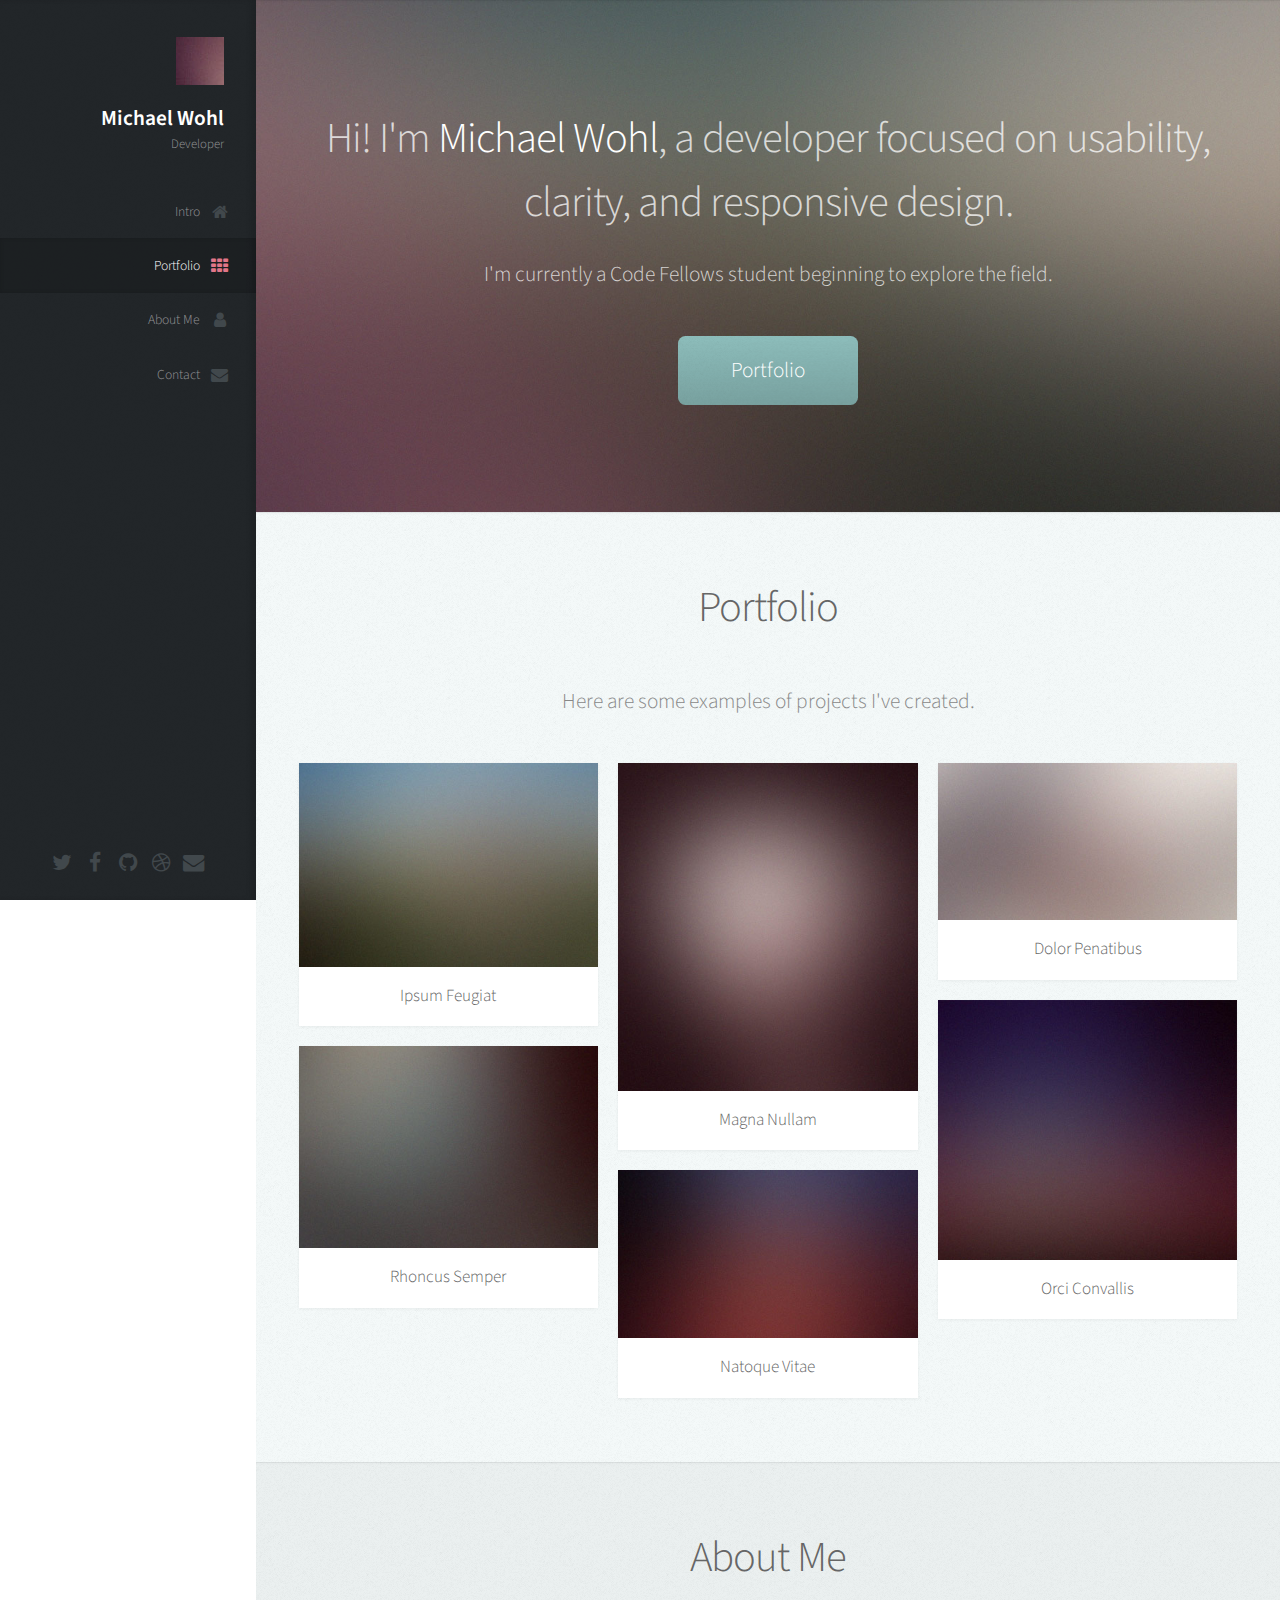
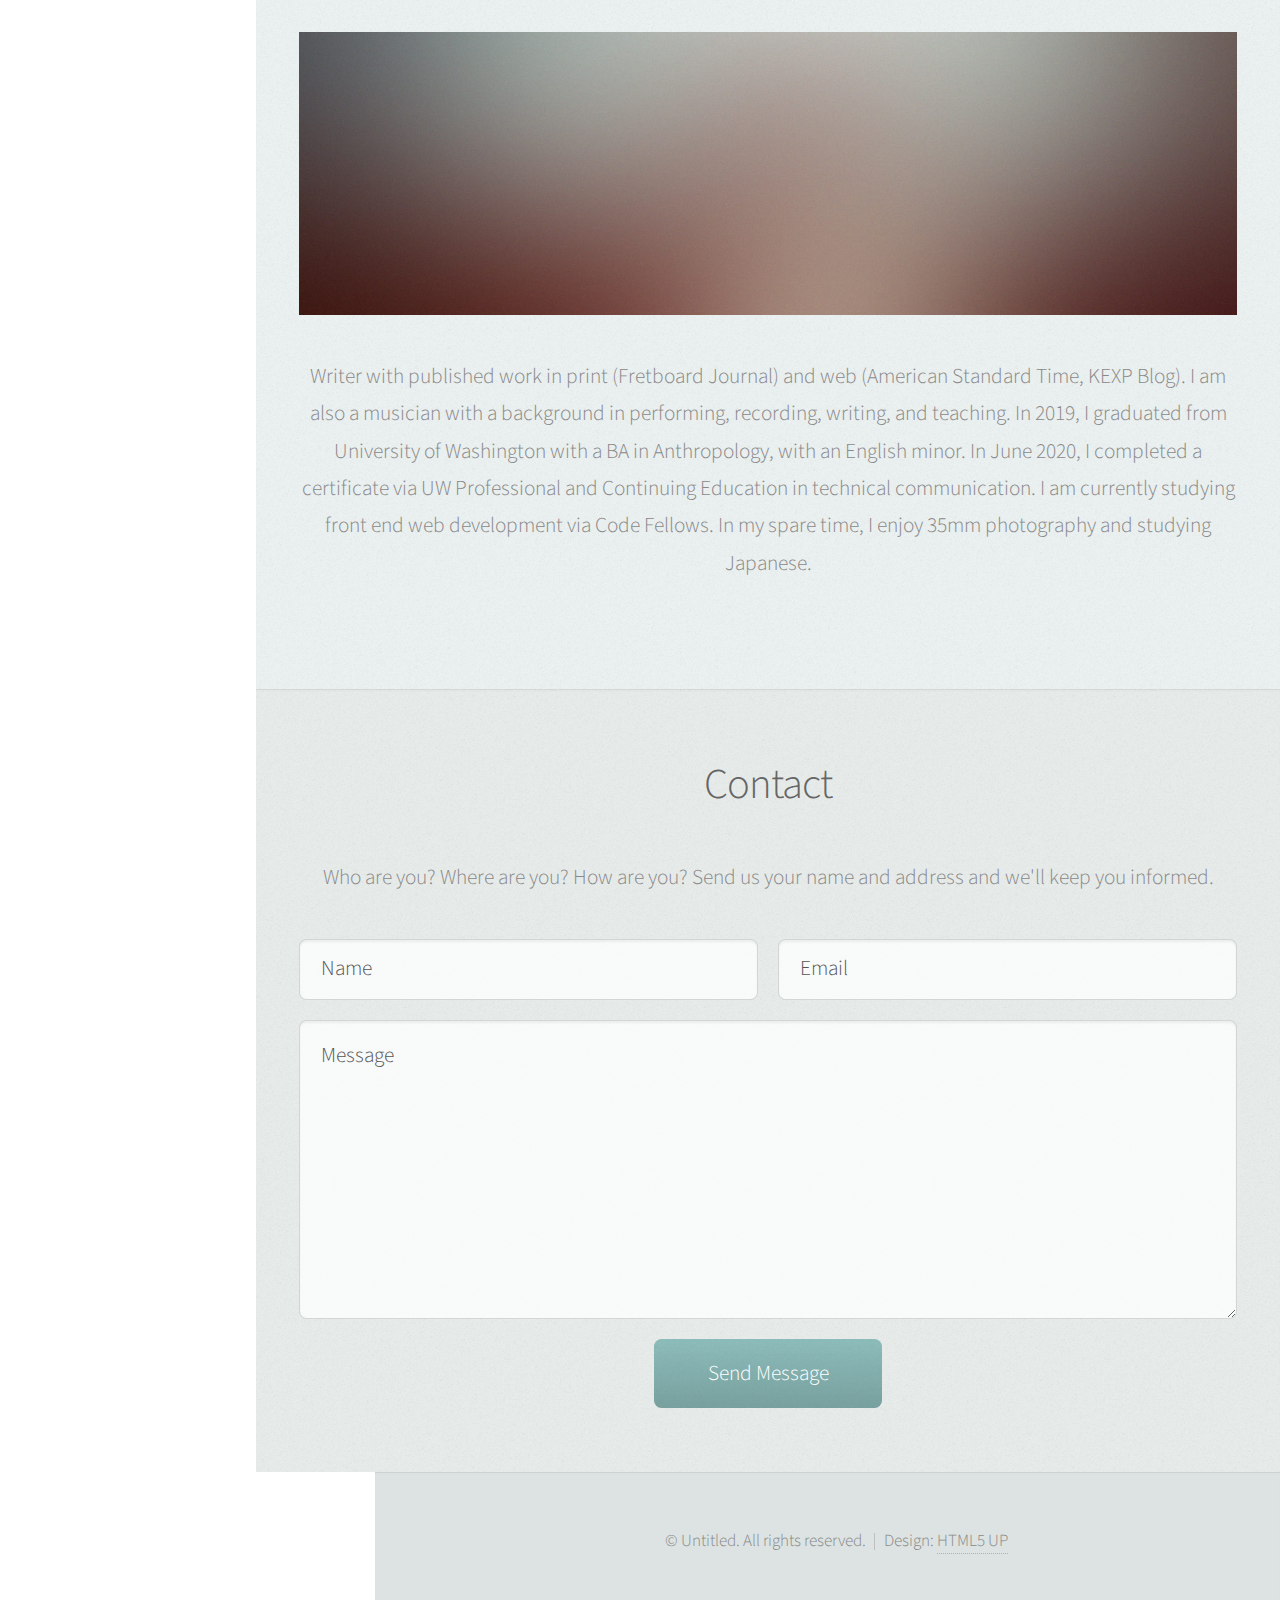
<file: index.html>
<!DOCTYPE HTML>
<!--
	Prologue by HTML5 UP
	html5up.net | @ajlkn
	Free for personal and commercial use under the CCA 3.0 license (html5up.net/license)
-->
<html>
	<head>
		<title>Michael Wohl - Developer</title>
		<meta charset="utf-8" />
		<meta name="viewport" content="width=device-width, initial-scale=1, user-scalable=no" />
		<link rel="stylesheet" href="assets/css/main.css" />
		<link rel="stylesheet" href="assets/css/base.css" />
		<link rel="stylesheet" href="assets/css/layout.css" />
		<link rel="stylesheet" href="assets/css/modules.css" />
	</head>
	<body class="is-preload">

		<!-- Header -->
			<div id="header">

				<div class="top">

					<!-- Logo -->
						<div id="logo">
							<span class="image avatar48"><img src="images/avatar.jpg" alt="" /></span>
							<h1 id="title">Michael Wohl</h1>
							<p>Developer</p>
						</div>

					<!-- Nav -->
						<nav id="nav">
							<ul>
								<li><a href="#top" id="top-link"><span class="icon fa-home">Intro</span></a></li>
								<li><a href="#portfolio" id="portfolio-link"><span class="icon fa-th">Portfolio</span></a></li>
								<li><a href="#about" id="about-link"><span class="icon fa-user">About Me</span></a></li>
								<li><a href="#contact" id="contact-link"><span class="icon fa-envelope">Contact</span></a></li>
							</ul>
						</nav>

				</div>

				<div class="bottom">

					<!-- Social Icons -->
						<ul class="icons">
							<li><a href="#" class="icon fa-twitter"><span class="label">Twitter</span></a></li>
							<li><a href="#" class="icon fa-facebook"><span class="label">Facebook</span></a></li>
							<li><a href="#" class="icon fa-github"><span class="label">Github</span></a></li>
							<li><a href="#" class="icon fa-dribbble"><span class="label">Dribbble</span></a></li>
							<li><a href="#" class="icon fa-envelope"><span class="label">Email</span></a></li>
						</ul>

				</div>

			</div>

		<!-- Main -->
			<div id="main">

				<!-- Intro -->
					<section id="top" class="one dark cover">
						<div class="container">

							<header>
								<h2 class="alt">Hi! I'm <strong>Michael Wohl</strong>, a developer focused on usability, clarity, and responsive
								design.</h2>
								<p>I'm currently a Code Fellows student beginning to explore the field.</p>
							</header>

							<footer>
								<a href="#portfolio" class="button scrolly">Portfolio</a>
							</footer>

						</div>
					</section>

				<!-- Portfolio -->
					<section id="portfolio" class="two">
						<div class="container">

							<header>
								<h2>Portfolio</h2>
							</header>

							<p>Here are some examples of projects I've created.</p>

							<div class="row">
								<div class="col-4 col-12-mobile">
									<article class="item">
										<a href="#" class="image fit"><img src="images/pic02.jpg" alt="" /></a>
										<header>
											<h3>Ipsum Feugiat</h3>
										</header>
									</article>
									<article class="item">
										<a href="#" class="image fit"><img src="images/pic03.jpg" alt="" /></a>
										<header>
											<h3>Rhoncus Semper</h3>
										</header>
									</article>
								</div>
								<div class="col-4 col-12-mobile">
									<article class="item">
										<a href="#" class="image fit"><img src="images/pic04.jpg" alt="" /></a>
										<header>
											<h3>Magna Nullam</h3>
										</header>
									</article>
									<article class="item">
										<a href="#" class="image fit"><img src="images/pic05.jpg" alt="" /></a>
										<header>
											<h3>Natoque Vitae</h3>
										</header>
									</article>
								</div>
								<div class="col-4 col-12-mobile">
									<article class="item">
										<a href="#" class="image fit"><img src="images/pic06.jpg" alt="" /></a>
										<header>
											<h3>Dolor Penatibus</h3>
										</header>
									</article>
									<article class="item">
										<a href="#" class="image fit"><img src="images/pic07.jpg" alt="" /></a>
										<header>
											<h3>Orci Convallis</h3>
										</header>
									</article>
								</div>
							</div>

						</div>
					</section>

				<!-- About Me -->
					<section id="about" class="three">
						<div class="container">

							<header>
								<h2>About Me</h2>
							</header>

							<a href="#" class="image featured"><img src="images/pic08.jpg" alt="" /></a>

							<p>Writer with published work in print (Fretboard Journal) and web (American Standard Time, KEXP Blog). I am also a musician with a background in performing, recording, writing, and teaching.

								In 2019, I graduated from University of Washington with a BA in Anthropology, with an English minor. In June 2020, I completed a certificate via UW Professional and Continuing Education in technical communication. I am currently studying front end web development via Code Fellows.
								
								In my spare time, I enjoy 35mm photography and studying Japanese. </p>

						</div>
					</section>

				<!-- Contact -->
					<section id="contact" class="four">
						<div class="container">

							<header>
								<h2>Contact</h2>
							</header>

							<p>Who are you? Where are you? How are you? Send us your name and address and we'll keep you informed.</p>

							<form method="post" action="#">
								<div class="row">
									<div class="col-6 col-12-mobile"><input type="text" name="name" placeholder="Name" /></div>
									<div class="col-6 col-12-mobile"><input type="text" name="email" placeholder="Email" /></div>
									<div class="col-12">
										<textarea name="message" placeholder="Message"></textarea>
									</div>
									<div class="col-12">
										<input type="submit" value="Send Message" />
									</div>
								</div>
							</form>

						</div>
					</section>

			</div>

		<!-- Footer -->
			<div id="footer">

				<!-- Copyright -->
					<ul class="copyright">
						<li>&copy; Untitled. All rights reserved.</li><li>Design: <a href="http://html5up.net">HTML5 UP</a></li>
					</ul>

			</div>

		<!-- Scripts -->
			<script src="assets/js/jquery.min.js"></script>
			<script src="assets/js/jquery.scrolly.min.js"></script>
			<script src="assets/js/jquery.scrollex.min.js"></script>
			<script src="assets/js/browser.min.js"></script>
			<script src="assets/js/breakpoints.min.js"></script>
			<script src="assets/js/util.js"></script>
			<script src="assets/js/main.js"></script>

	</body>
</html>
</file>
<file: assets/css/base.css>
input, select, textarea {
	-moz-appearance: none;
	-webkit-appearance: none;
	-ms-appearance: none;
	appearance: none;
}

html {
  box-sizing: border-box;
}

*, *:before, *:after {
  box-sizing: inherit;
}

body.is-preload *, body.is-preload *:before, body.is-preload *:after {
  -moz-animation: none !important;
  -webkit-animation: none !important;
  -ms-animation: none !important;
  animation: none !important;
  -moz-transition: none !important;
  -webkit-transition: none !important;
  -ms-transition: none !important;
  transition: none !important;
}
</file>
<file: assets/css/layout.css>
html, body, div, span, applet, object,
iframe, h1, h2, h3, h4, h5, h6, p, blockquote,
pre, a, abbr, acronym, address, big, cite,
code, del, dfn, em, img, ins, kbd, q, s, samp,
small, strike, strong, sub, sup, tt, var, b,
u, i, center, dl, dt, dd, ol, ul, li, fieldset,
form, label, legend, table, caption, tbody,
tfoot, thead, tr, th, td, article, aside,
canvas, details, embed, figure, figcaption,
footer, header, hgroup, menu, nav, output, ruby,
section, summary, time, mark, audio, video {
margin: 0;
padding: 0;
border: 0;
font-size: 100%;
font: inherit;
vertical-align: baseline;}

article, aside, details, figcaption, figure,
footer, header, hgroup, menu, nav, section {
display: block;}

body {
line-height: 1;
}

table {
border-collapse: collapse;
border-spacing: 0;
}

input::-moz-focus-inner {
border: 0;
padding: 0;
}

body {
background: #fff;
font-family: 'Source Sans Pro', sans-serif;
font-size: 19pt;
font-weight: 300;
line-height: 1.75em;
color: #888;
}

input, textarea, select {
font-family: 'Source Sans Pro', sans-serif;
font-size: 19pt;
font-weight: 300;
line-height: 1.75em;
color: #888;
}

sub {
position: relative;
top: 0.5em;
font-size: 0.8em;
}

sup {
position: relative;
top: -0.5em;
font-size: 0.8em;
}

hr {
border: 0;
border-top: solid 1px #ddd;
}

blockquote {
border-left: solid 0.5em #ddd;
padding: 1em 0 1em 2em;
font-style: italic;
}

p, ul, ol, dl, table {
margin-bottom: 2em;
}

.container {
margin: 0 auto;
max-width: 100%;
width: 1400px;
}

@media screen and (min-width: 961px) and (max-width: 1880px) {

.container {
width: 1200px;
}

}

@media screen and (min-width: 961px) and (max-width: 1620px) {

.container {
width: 960px;
}

}

@media screen and (min-width: 961px) and (max-width: 1320px) {

.container {
width: 100%;
}

}

@media screen and (max-width: 960px) {

.container {
width: 100%;
}

}

@media screen and (max-width: 736px) {

.container {
width: 100%;
}

}
.row {
display: flex;
flex-wrap: wrap;
box-sizing: border-box;
align-items: stretch;
}

.row > * {
box-sizing: border-box;
}

.row.gtr-uniform > * > :last-child {
margin-bottom: 0;
}

.row.aln-left {
justify-content: flex-start;
}

.row.aln-center {
justify-content: center;
}

.row.aln-right {
justify-content: flex-end;
}

.row.aln-top {
align-items: flex-start;
}

.row.aln-middle {
align-items: center;
}

.row.aln-bottom {
align-items: flex-end;
}

.row > .imp {
order: -1;
}

.row > .col-1 {
width: 8.3333333333%;
}

.row > .off-1 {
margin-left: 8.3333333333%;
}

.row > .col-2 {
width: 16.6666666667%;
}

.row > .off-2 {
margin-left: 16.6666666667%;
}

.row > .col-3 {
width: 25%;
}

.row > .off-3 {
margin-left: 25%;
}

.row > .col-4 {
width: 33.3333333333%;
}

.row > .off-4 {
margin-left: 33.3333333333%;
}

.row > .col-5 {
width: 41.6666666667%;
}

.row > .off-5 {
margin-left: 41.6666666667%;
}

.row > .col-6 {
width: 50%;
}

.row > .off-6 {
margin-left: 50%;
}

.row > .col-7 {
width: 58.3333333333%;
}

.row > .off-7 {
margin-left: 58.3333333333%;
}

.row > .col-8 {
width: 66.6666666667%;
}

.row > .off-8 {
margin-left: 66.6666666667%;
}

.row > .col-9 {
width: 75%;
}

.row > .off-9 {
margin-left: 75%;
}

.row > .col-10 {
width: 83.3333333333%;
}

.row > .off-10 {
margin-left: 83.3333333333%;
}

.row > .col-11 {
width: 91.6666666667%;
}

.row > .off-11 {
margin-left: 91.6666666667%;
}

.row > .col-12 {
width: 100%;
}

.row > .off-12 {
margin-left: 100%;
}

.row.gtr-0 {
margin-top: 0px;
margin-left: 0px;
}

.row.gtr-0 > * {
padding: 0px 0 0 0px;
}

.row.gtr-0.gtr-uniform {
margin-top: 0px;
}

.row.gtr-0.gtr-uniform > * {
  padding-top: 0px;
}

.row.gtr-25 {
margin-top: -10px;
margin-left: -10px;
}

.row.gtr-25 > * {
padding: 10px 0 0 10px;
}

.row.gtr-25.gtr-uniform {
margin-top: -10px;
}

.row.gtr-25.gtr-uniform > * {
  padding-top: 10px;
}

.row.gtr-50 {
margin-top: -20px;
margin-left: -20px;
}

.row.gtr-50 > * {
padding: 20px 0 0 20px;
}

.row.gtr-50.gtr-uniform {
margin-top: -20px;
}

.row.gtr-50.gtr-uniform > * {
  padding-top: 20px;
}

.row {
margin-top: -40px;
margin-left: -40px;
}

.row > * {
padding: 40px 0 0 40px;
}

.row.gtr-uniform {
margin-top: -40px;
}

.row.gtr-uniform > * {
  padding-top: 40px;
}

.row.gtr-150 {
margin-top: -60px;
margin-left: -60px;
}

.row.gtr-150 > * {
padding: 60px 0 0 60px;
}

.row.gtr-150.gtr-uniform {
margin-top: -60px;
}

.row.gtr-150.gtr-uniform > * {
  padding-top: 60px;
}

.row.gtr-200 {
margin-top: -80px;
margin-left: -80px;
}

.row.gtr-200 > * {
padding: 80px 0 0 80px;
}

.row.gtr-200.gtr-uniform {
margin-top: -80px;
}

.row.gtr-200.gtr-uniform > * {
  padding-top: 80px;
}

@media screen and (min-width: 961px) and (max-width: 1880px) {

.row {
display: flex;
flex-wrap: wrap;
box-sizing: border-box;
align-items: stretch;
}

.row > * {
  box-sizing: border-box;
}

.row.gtr-uniform > * > :last-child {
  margin-bottom: 0;
}

.row.aln-left {
  justify-content: flex-start;
}

.row.aln-center {
  justify-content: center;
}

.row.aln-right {
  justify-content: flex-end;
}

.row.aln-top {
  align-items: flex-start;
}

.row.aln-middle {
  align-items: center;
}

.row.aln-bottom {
  align-items: flex-end;
}

.row > .imp-wide {
  order: -1;
}

.row > .col-1-wide {
  width: 8.3333333333%;
}

.row > .off-1-wide {
  margin-left: 8.3333333333%;
}

.row > .col-2-wide {
  width: 16.6666666667%;
}

.row > .off-2-wide {
  margin-left: 16.6666666667%;
}

.row > .col-3-wide {
  width: 25%;
}

.row > .off-3-wide {
  margin-left: 25%;
}

.row > .col-4-wide {
  width: 33.3333333333%;
}

.row > .off-4-wide {
  margin-left: 33.3333333333%;
}

.row > .col-5-wide {
  width: 41.6666666667%;
}

.row > .off-5-wide {
  margin-left: 41.6666666667%;
}

.row > .col-6-wide {
  width: 50%;
}

.row > .off-6-wide {
  margin-left: 50%;
}

.row > .col-7-wide {
  width: 58.3333333333%;
}

.row > .off-7-wide {
  margin-left: 58.3333333333%;
}

.row > .col-8-wide {
  width: 66.6666666667%;
}

.row > .off-8-wide {
  margin-left: 66.6666666667%;
}

.row > .col-9-wide {
  width: 75%;
}

.row > .off-9-wide {
  margin-left: 75%;
}

.row > .col-10-wide {
  width: 83.3333333333%;
}

.row > .off-10-wide {
  margin-left: 83.3333333333%;
}

.row > .col-11-wide {
  width: 91.6666666667%;
}

.row > .off-11-wide {
  margin-left: 91.6666666667%;
}

.row > .col-12-wide {
  width: 100%;
}

.row > .off-12-wide {
  margin-left: 100%;
}

.row.gtr-0 {
  margin-top: 0px;
  margin-left: 0px;
}

  .row.gtr-0 > * {
    padding: 0px 0 0 0px;
  }

  .row.gtr-0.gtr-uniform {
    margin-top: 0px;
  }

    .row.gtr-0.gtr-uniform > * {
      padding-top: 0px;
    }

.row.gtr-25 {
  margin-top: -10px;
  margin-left: -10px;
}

  .row.gtr-25 > * {
    padding: 10px 0 0 10px;
  }

  .row.gtr-25.gtr-uniform {
    margin-top: -10px;
  }

    .row.gtr-25.gtr-uniform > * {
      padding-top: 10px;
    }

.row.gtr-50 {
  margin-top: -20px;
  margin-left: -20px;
}

  .row.gtr-50 > * {
    padding: 20px 0 0 20px;
  }

  .row.gtr-50.gtr-uniform {
    margin-top: -20px;
  }

    .row.gtr-50.gtr-uniform > * {
      padding-top: 20px;
    }

.row {
  margin-top: -40px;
  margin-left: -40px;
}

  .row > * {
    padding: 40px 0 0 40px;
  }

  .row.gtr-uniform {
    margin-top: -40px;
  }

    .row.gtr-uniform > * {
      padding-top: 40px;
    }

.row.gtr-150 {
  margin-top: -60px;
  margin-left: -60px;
}

  .row.gtr-150 > * {
    padding: 60px 0 0 60px;
  }

  .row.gtr-150.gtr-uniform {
    margin-top: -60px;
  }

    .row.gtr-150.gtr-uniform > * {
      padding-top: 60px;
    }

.row.gtr-200 {
  margin-top: -80px;
  margin-left: -80px;
}

  .row.gtr-200 > * {
    padding: 80px 0 0 80px;
  }

  .row.gtr-200.gtr-uniform {
    margin-top: -80px;
  }

    .row.gtr-200.gtr-uniform > * {
      padding-top: 80px;
    }

}

@media screen and (min-width: 961px) and (max-width: 1620px) {

.row {
display: flex;
flex-wrap: wrap;
box-sizing: border-box;
align-items: stretch;
}

.row > * {
  box-sizing: border-box;
}

.row.gtr-uniform > * > :last-child {
  margin-bottom: 0;
}

.row.aln-left {
  justify-content: flex-start;
}

.row.aln-center {
  justify-content: center;
}

.row.aln-right {
  justify-content: flex-end;
}

.row.aln-top {
  align-items: flex-start;
}

.row.aln-middle {
  align-items: center;
}

.row.aln-bottom {
  align-items: flex-end;
}

.row > .imp-normal {
  order: -1;
}

.row > .col-1-normal {
  width: 8.3333333333%;
}

.row > .off-1-normal {
  margin-left: 8.3333333333%;
}

.row > .col-2-normal {
  width: 16.6666666667%;
}

.row > .off-2-normal {
  margin-left: 16.6666666667%;
}

.row > .col-3-normal {
  width: 25%;
}

.row > .off-3-normal {
  margin-left: 25%;
}

.row > .col-4-normal {
  width: 33.3333333333%;
}

.row > .off-4-normal {
  margin-left: 33.3333333333%;
}

.row > .col-5-normal {
  width: 41.6666666667%;
}

.row > .off-5-normal {
  margin-left: 41.6666666667%;
}

.row > .col-6-normal {
  width: 50%;
}

.row > .off-6-normal {
  margin-left: 50%;
}

.row > .col-7-normal {
  width: 58.3333333333%;
}

.row > .off-7-normal {
  margin-left: 58.3333333333%;
}

.row > .col-8-normal {
  width: 66.6666666667%;
}

.row > .off-8-normal {
  margin-left: 66.6666666667%;
}

.row > .col-9-normal {
  width: 75%;
}

.row > .off-9-normal {
  margin-left: 75%;
}

.row > .col-10-normal {
  width: 83.3333333333%;
}

.row > .off-10-normal {
  margin-left: 83.3333333333%;
}

.row > .col-11-normal {
  width: 91.6666666667%;
}

.row > .off-11-normal {
  margin-left: 91.6666666667%;
}

.row > .col-12-normal {
  width: 100%;
}

.row > .off-12-normal {
  margin-left: 100%;
}

.row.gtr-0 {
  margin-top: 0px;
  margin-left: 0px;
}

  .row.gtr-0 > * {
    padding: 0px 0 0 0px;
  }

  .row.gtr-0.gtr-uniform {
    margin-top: 0px;
  }

    .row.gtr-0.gtr-uniform > * {
      padding-top: 0px;
    }

.row.gtr-25 {
  margin-top: -10px;
  margin-left: -10px;
}

  .row.gtr-25 > * {
    padding: 10px 0 0 10px;
  }

  .row.gtr-25.gtr-uniform {
    margin-top: -10px;
  }

    .row.gtr-25.gtr-uniform > * {
      padding-top: 10px;
    }

.row.gtr-50 {
  margin-top: -20px;
  margin-left: -20px;
}

  .row.gtr-50 > * {
    padding: 20px 0 0 20px;
  }

  .row.gtr-50.gtr-uniform {
    margin-top: -20px;
  }

    .row.gtr-50.gtr-uniform > * {
      padding-top: 20px;
    }

.row {
  margin-top: -40px;
  margin-left: -40px;
}

  .row > * {
    padding: 40px 0 0 40px;
  }

  .row.gtr-uniform {
    margin-top: -40px;
  }

    .row.gtr-uniform > * {
      padding-top: 40px;
    }

.row.gtr-150 {
  margin-top: -60px;
  margin-left: -60px;
}

  .row.gtr-150 > * {
    padding: 60px 0 0 60px;
  }

  .row.gtr-150.gtr-uniform {
    margin-top: -60px;
  }

    .row.gtr-150.gtr-uniform > * {
      padding-top: 60px;
    }

.row.gtr-200 {
  margin-top: -80px;
  margin-left: -80px;
}

  .row.gtr-200 > * {
    padding: 80px 0 0 80px;
  }

  .row.gtr-200.gtr-uniform {
    margin-top: -80px;
  }

    .row.gtr-200.gtr-uniform > * {
      padding-top: 80px;
    }

}

@media screen and (min-width: 961px) and (max-width: 1320px) {

.row {
display: flex;
flex-wrap: wrap;
box-sizing: border-box;
align-items: stretch;
}

.row > * {
  box-sizing: border-box;
}

.row.gtr-uniform > * > :last-child {
  margin-bottom: 0;
}

.row.aln-left {
  justify-content: flex-start;
}

.row.aln-center {
  justify-content: center;
}

.row.aln-right {
  justify-content: flex-end;
}

.row.aln-top {
  align-items: flex-start;
}

.row.aln-middle {
  align-items: center;
}

.row.aln-bottom {
  align-items: flex-end;
}

.row > .imp-narrow {
  order: -1;
}

.row > .col-1-narrow {
  width: 8.3333333333%;
}

.row > .off-1-narrow {
  margin-left: 8.3333333333%;
}

.row > .col-2-narrow {
  width: 16.6666666667%;
}

.row > .off-2-narrow {
  margin-left: 16.6666666667%;
}

.row > .col-3-narrow {
  width: 25%;
}

.row > .off-3-narrow {
  margin-left: 25%;
}

.row > .col-4-narrow {
  width: 33.3333333333%;
}

.row > .off-4-narrow {
  margin-left: 33.3333333333%;
}

.row > .col-5-narrow {
  width: 41.6666666667%;
}

.row > .off-5-narrow {
  margin-left: 41.6666666667%;
}

.row > .col-6-narrow {
  width: 50%;
}

.row > .off-6-narrow {
  margin-left: 50%;
}

.row > .col-7-narrow {
  width: 58.3333333333%;
}

.row > .off-7-narrow {
  margin-left: 58.3333333333%;
}

.row > .col-8-narrow {
  width: 66.6666666667%;
}

.row > .off-8-narrow {
  margin-left: 66.6666666667%;
}

.row > .col-9-narrow {
  width: 75%;
}

.row > .off-9-narrow {
  margin-left: 75%;
}

.row > .col-10-narrow {
  width: 83.3333333333%;
}

.row > .off-10-narrow {
  margin-left: 83.3333333333%;
}

.row > .col-11-narrow {
  width: 91.6666666667%;
}

.row > .off-11-narrow {
  margin-left: 91.6666666667%;
}

.row > .col-12-narrow {
  width: 100%;
}

.row > .off-12-narrow {
  margin-left: 100%;
}

.row.gtr-0 {
  margin-top: 0px;
  margin-left: 0px;
}

  .row.gtr-0 > * {
    padding: 0px 0 0 0px;
  }

  .row.gtr-0.gtr-uniform {
    margin-top: 0px;
  }

    .row.gtr-0.gtr-uniform > * {
      padding-top: 0px;
    }

.row.gtr-25 {
  margin-top: -5px;
  margin-left: -5px;
}

  .row.gtr-25 > * {
    padding: 5px 0 0 5px;
  }

  .row.gtr-25.gtr-uniform {
    margin-top: -5px;
  }

    .row.gtr-25.gtr-uniform > * {
      padding-top: 5px;
    }

.row.gtr-50 {
  margin-top: -10px;
  margin-left: -10px;
}

  .row.gtr-50 > * {
    padding: 10px 0 0 10px;
  }

  .row.gtr-50.gtr-uniform {
    margin-top: -10px;
  }

    .row.gtr-50.gtr-uniform > * {
      padding-top: 10px;
    }

.row {
  margin-top: -20px;
  margin-left: -20px;
}

  .row > * {
    padding: 20px 0 0 20px;
  }

  .row.gtr-uniform {
    margin-top: -20px;
  }

    .row.gtr-uniform > * {
      padding-top: 20px;
    }

.row.gtr-150 {
  margin-top: -30px;
  margin-left: -30px;
}

  .row.gtr-150 > * {
    padding: 30px 0 0 30px;
  }

  .row.gtr-150.gtr-uniform {
    margin-top: -30px;
  }

    .row.gtr-150.gtr-uniform > * {
      padding-top: 30px;
    }

.row.gtr-200 {
  margin-top: -40px;
  margin-left: -40px;
}

  .row.gtr-200 > * {
    padding: 40px 0 0 40px;
  }

  .row.gtr-200.gtr-uniform {
    margin-top: -40px;
  }

    .row.gtr-200.gtr-uniform > * {
      padding-top: 40px;
    }

}

@media screen and (max-width: 960px) {

.row {
display: flex;
flex-wrap: wrap;
box-sizing: border-box;
align-items: stretch;
}

.row > * {
  box-sizing: border-box;
}

.row.gtr-uniform > * > :last-child {
  margin-bottom: 0;
}

.row.aln-left {
  justify-content: flex-start;
}

.row.aln-center {
  justify-content: center;
}

.row.aln-right {
  justify-content: flex-end;
}

.row.aln-top {
  align-items: flex-start;
}

.row.aln-middle {
  align-items: center;
}

.row.aln-bottom {
  align-items: flex-end;
}

.row > .imp-narrower {
  order: -1;
}

.row > .col-1-narrower {
  width: 8.3333333333%;
}

.row > .off-1-narrower {
  margin-left: 8.3333333333%;
}

.row > .col-2-narrower {
  width: 16.6666666667%;
}

.row > .off-2-narrower {
  margin-left: 16.6666666667%;
}

.row > .col-3-narrower {
  width: 25%;
}

.row > .off-3-narrower {
  margin-left: 25%;
}

.row > .col-4-narrower {
  width: 33.3333333333%;
}

.row > .off-4-narrower {
  margin-left: 33.3333333333%;
}

.row > .col-5-narrower {
  width: 41.6666666667%;
}

.row > .off-5-narrower {
  margin-left: 41.6666666667%;
}

.row > .col-6-narrower {
  width: 50%;
}

.row > .off-6-narrower {
  margin-left: 50%;
}

.row > .col-7-narrower {
  width: 58.3333333333%;
}

.row > .off-7-narrower {
  margin-left: 58.3333333333%;
}

.row > .col-8-narrower {
  width: 66.6666666667%;
}

.row > .off-8-narrower {
  margin-left: 66.6666666667%;
}

.row > .col-9-narrower {
  width: 75%;
}

.row > .off-9-narrower {
  margin-left: 75%;
}

.row > .col-10-narrower {
  width: 83.3333333333%;
}

.row > .off-10-narrower {
  margin-left: 83.3333333333%;
}

.row > .col-11-narrower {
  width: 91.6666666667%;
}

.row > .off-11-narrower {
  margin-left: 91.6666666667%;
}

.row > .col-12-narrower {
  width: 100%;
}

.row > .off-12-narrower {
  margin-left: 100%;
}

.row.gtr-0 {
  margin-top: 0px;
  margin-left: 0px;
}

  .row.gtr-0 > * {
    padding: 0px 0 0 0px;
  }

  .row.gtr-0.gtr-uniform {
    margin-top: 0px;
  }

    .row.gtr-0.gtr-uniform > * {
      padding-top: 0px;
    }

.row.gtr-25 {
  margin-top: -5px;
  margin-left: -5px;
}

  .row.gtr-25 > * {
    padding: 5px 0 0 5px;
  }

  .row.gtr-25.gtr-uniform {
    margin-top: -5px;
  }

    .row.gtr-25.gtr-uniform > * {
      padding-top: 5px;
    }

.row.gtr-50 {
  margin-top: -10px;
  margin-left: -10px;
}

  .row.gtr-50 > * {
    padding: 10px 0 0 10px;
  }

  .row.gtr-50.gtr-uniform {
    margin-top: -10px;
  }

    .row.gtr-50.gtr-uniform > * {
      padding-top: 10px;
    }

.row {
  margin-top: -20px;
  margin-left: -20px;
}

  .row > * {
    padding: 20px 0 0 20px;
  }

  .row.gtr-uniform {
    margin-top: -20px;
  }

    .row.gtr-uniform > * {
      padding-top: 20px;
    }

.row.gtr-150 {
  margin-top: -30px;
  margin-left: -30px;
}

  .row.gtr-150 > * {
    padding: 30px 0 0 30px;
  }

  .row.gtr-150.gtr-uniform {
    margin-top: -30px;
  }

    .row.gtr-150.gtr-uniform > * {
      padding-top: 30px;
    }

.row.gtr-200 {
  margin-top: -40px;
  margin-left: -40px;
}

  .row.gtr-200 > * {
    padding: 40px 0 0 40px;
  }

  .row.gtr-200.gtr-uniform {
    margin-top: -40px;
  }

    .row.gtr-200.gtr-uniform > * {
      padding-top: 40px;
    }

}

@media screen and (max-width: 736px) {

.row {
display: flex;
flex-wrap: wrap;
box-sizing: border-box;
align-items: stretch;
}

.row > * {
  box-sizing: border-box;
}

.row.gtr-uniform > * > :last-child {
  margin-bottom: 0;
}

.row.aln-left {
  justify-content: flex-start;
}

.row.aln-center {
  justify-content: center;
}

.row.aln-right {
  justify-content: flex-end;
}

.row.aln-top {
  align-items: flex-start;
}

.row.aln-middle {
  align-items: center;
}

.row.aln-bottom {
  align-items: flex-end;
}

.row > .imp-mobile {
  order: -1;
}

.row > .col-1-mobile {
  width: 8.3333333333%;
}

.row > .off-1-mobile {
  margin-left: 8.3333333333%;
}

.row > .col-2-mobile {
  width: 16.6666666667%;
}

.row > .off-2-mobile {
  margin-left: 16.6666666667%;
}

.row > .col-3-mobile {
  width: 25%;
}

.row > .off-3-mobile {
  margin-left: 25%;
}

.row > .col-4-mobile {
  width: 33.3333333333%;
}

.row > .off-4-mobile {
  margin-left: 33.3333333333%;
}

.row > .col-5-mobile {
  width: 41.6666666667%;
}

.row > .off-5-mobile {
  margin-left: 41.6666666667%;
}

.row > .col-6-mobile {
  width: 50%;
}

.row > .off-6-mobile {
  margin-left: 50%;
}

.row > .col-7-mobile {
  width: 58.3333333333%;
}

.row > .off-7-mobile {
  margin-left: 58.3333333333%;
}

.row > .col-8-mobile {
  width: 66.6666666667%;
}

.row > .off-8-mobile {
  margin-left: 66.6666666667%;
}

.row > .col-9-mobile {
  width: 75%;
}

.row > .off-9-mobile {
  margin-left: 75%;
}

.row > .col-10-mobile {
  width: 83.3333333333%;
}

.row > .off-10-mobile {
  margin-left: 83.3333333333%;
}

.row > .col-11-mobile {
  width: 91.6666666667%;
}

.row > .off-11-mobile {
  margin-left: 91.6666666667%;
}

.row > .col-12-mobile {
  width: 100%;
}

.row > .off-12-mobile {
  margin-left: 100%;
}

.row.gtr-0 {
  margin-top: 0px;
  margin-left: 0px;
}

  .row.gtr-0 > * {
    padding: 0px 0 0 0px;
  }

  .row.gtr-0.gtr-uniform {
    margin-top: 0px;
  }

    .row.gtr-0.gtr-uniform > * {
      padding-top: 0px;
    }

.row.gtr-25 {
  margin-top: -5px;
  margin-left: -5px;
}

  .row.gtr-25 > * {
    padding: 5px 0 0 5px;
  }

  .row.gtr-25.gtr-uniform {
    margin-top: -5px;
  }

    .row.gtr-25.gtr-uniform > * {
      padding-top: 5px;
    }

.row.gtr-50 {
  margin-top: -10px;
  margin-left: -10px;
}

  .row.gtr-50 > * {
    padding: 10px 0 0 10px;
  }

  .row.gtr-50.gtr-uniform {
    margin-top: -10px;
  }

    .row.gtr-50.gtr-uniform > * {
      padding-top: 10px;
    }

.row {
  margin-top: -20px;
  margin-left: -20px;
}

  .row > * {
    padding: 20px 0 0 20px;
  }

  .row.gtr-uniform {
    margin-top: -20px;
  }

    .row.gtr-uniform > * {
      padding-top: 20px;
    }

.row.gtr-150 {
  margin-top: -30px;
  margin-left: -30px;
}

  .row.gtr-150 > * {
    padding: 30px 0 0 30px;
  }

  .row.gtr-150.gtr-uniform {
    margin-top: -30px;
  }

    .row.gtr-150.gtr-uniform > * {
      padding-top: 30px;
    }

.row.gtr-200 {
  margin-top: -40px;
  margin-left: -40px;
}

  .row.gtr-200 > * {
    padding: 40px 0 0 40px;
  }

  .row.gtr-200.gtr-uniform {
    margin-top: -40px;
  }

    .row.gtr-200.gtr-uniform > * {
      padding-top: 40px;
    }

}
section, article {
margin-bottom: 3em;
}

section > :last-child,
section > .container, section:last-child, article > :last-child,
article > .container, article:last-child {
margin-bottom: 0;
}

.row > section, .row > article {
margin-bottom: 0;
}
.image {
display: inline-block;
border: 0;
}

.image img {
display: block;
width: 100%;
}

.image.avatar48 {
width: 48px;
height: 48px;
background: #f00;
}

.image.avatar48 img {
width: 48px;
height: 48px;
}

.image.fit {
display: block;
width: 100%;
}

.image.featured {
display: block;
width: 100%;
margin: 0 0 2em 0;
}

.image.left {
float: left;
margin: 0 2em 2em 0;
}

.image.centered {
display: block;
margin: 0 0 2em 0;
}

.image.centered img {
margin: 0 auto;
width: auto;
}

ul {
list-style: disc;
padding-left: 1em;
}

ul li {
  padding-left: 0.5em;
}

ol {
list-style: decimal;
padding-left: 1.25em;
}

ol li {
  padding-left: 0.25em;
}
ul.icons {
  cursor: default;
  list-style: none;
  padding-left: 0;
}

ul.icons li {
display: inline-block;
padding-left: 0;
}

ul.icons a {
display: inline-block;
width: 2em;
height: 2em;
line-height: 2em;
text-align: center;
border: 0;
}

table {
width: 100%;
text-align: left;
}

table tbody tr:nth-child(2n+2) {
background: #f4f4f4;
}

table td {
padding: 0.5em 1em 0.5em 1em;
}

table th {
text-align: left;
padding: 0.5em 1em 0.5em 1em;
color: #fff;
background: #222729 url("images/overlay.png");
}

.item {
box-shadow: 0 0.05em 0.15em 0 rgba(0, 0, 0, 0.05);
margin-bottom: 40px;
}

.item header {
background: #fff;
margin: 0;
padding: 1em 0 1em 0;
font-size: 0.8em;
}

.item header h3 {
font-size: 1em;
}

#header {
display: -moz-flex;
display: -webkit-flex;
display: -ms-flex;
display: flex;
-moz-flex-direction: column;
-webkit-flex-direction: column;
-ms-flex-direction: column;
flex-direction: column;
-moz-justify-content: space-between;
-webkit-justify-content: space-between;
-ms-justify-content: space-between;
justify-content: space-between;
background: #222629 url("images/overlay.png");
box-shadow: inset -0.25em 0 0.25em 0 rgba(0, 0, 0, 0.1);
color: #fff;
height: 100%;
left: 0;
overflow-y: auto;
position: fixed;
text-align: right;
top: 0;
width: 375px;
}

#header .top {
-moz-flex-grow: 1;
-webkit-flex-grow: 1;
-ms-flex-grow: 1;
flex-grow: 1;
}

#header .bottom {
-moz-flex-shrink: 0;
-webkit-flex-shrink: 0;
-ms-flex-shrink: 0;
flex-shrink: 0;
padding: 1.5em 0 0.75em 0;
}

#header .bottom > :last-child {
margin-bottom: 0;
}

#header .icons {
font-size: 0.8em;
text-align: center;
}

#header .icons a {
color: #41484c;
-moz-transition: color 0.35s ease-in-out;
-webkit-transition: color 0.35s ease-in-out;
-ms-transition: color 0.35s ease-in-out;
transition: color 0.35s ease-in-out;
}

#header .icons a:hover {
color: #fff;
}

#logo {
position: relative;
margin: 1.75em 1.5em 1.5em 1.5em;
min-height: 48px;
cursor: default;
}

#logo h1 {
position: relative;
color: #fff;
font-weight: 600;
font-size: 1em;
line-height: 1em;
}

#logo p {
position: relative;
display: block;
font-size: 0.6em;
color: rgba(255, 255, 255, 0.5);
line-height: 1.25em;
margin: 0.5em 0 0 0;
}

#logo .image {
position: absolute;
left: 0;
top: 0;
}

#nav ul {
list-style: none;
padding-left: 0;
margin-bottom: 0;
}

#nav ul li {
padding-left: 0;
}

#nav ul li a {
display: block;
padding: 0.5em 1.5em 0.5em 1.5em;
color: rgba(255, 255, 255, 0.5);
text-decoration: none;
outline: 0;
border: 0;
-moz-transition: none;
-webkit-transition: none;
-ms-transition: none;
transition: none;
}

#nav ul li a span {
position: relative;
display: block;
font-size: 0.8em;
}

#nav ul li a span:before {
position: absolute;
left: 0;
color: #41484c;
text-align: center;
width: 1.25em;
line-height: 1.75em;
}

#nav ul li a.active {
background: rgba(0, 0, 0, 0.15);
box-shadow: inset 0 0 0.25em 0 rgba(0, 0, 0, 0.125);
color: #fff;
}

#nav ul li a.active span:before {
color: #e27689;
}
#main {
margin-left: 375px;
}

#main > section {
margin: 0;
overflow: hidden;
padding: 4em 0;
box-shadow: inset 0 1px 0 0 rgba(0, 0, 0, 0.05), inset 0 0.1em 0.1em 0 rgba(0, 0, 0, 0.025);
text-align: center;
background-image: url("images/overlay.png");
}

#main > section.dark {
  color: #ddd;
  color: rgba(255, 255, 255, 0.75);
}

  #main > section.dark h2, #main > section.dark h3, #main > section.dark h4, #main > section.dark h5, #main > section.dark h6 {
    color: inherit;
  }

  #main > section.dark strong {
    color: #fff;
    border-color: inherit;
  }

  #main > section.dark a {
    color: #fff;
    border-color: inherit;
  }

    #main > section.dark a:hover {
      border-bottom-color: rgba(255, 255, 255, 0);
    }

#main > section.cover {
  padding: 10em 0;
  background-size: cover;
  background-position: center center;
}

#main > section.one {
  background-color: #81918E;
  background-image: url("../../images/banner.jpg");
}

#main > section.two {
  background-color: #f5fafa;
}

#main > section.three {
  background-color: #ecf1f1;
}

#main > section.four {
  background-color: #e8edec;
}
@media screen and (min-width: 961px) and (max-width: 1880px) {

  /* Basic */

    body, input, textarea, select {
      font-size: 17pt;
    }

  /* Header */

    #header {
      width: 300px;
    }

  /* Footer */

    #footer {
      margin-left: 300px;
    }

  /* Main */

    #main {
      margin-left: 300px;
    }

    @media screen and (min-width: 961px) and (max-width: 1620px) {

      /* Main */
  
        #main > section {
          padding: 3em 0;
        }
  
        #main section.cover {
          padding: 5em 0;
        }
  
    }
    @media screen and (min-width: 961px) and (max-width: 1320px) {

      /* Basic */
  
        body, input, textarea, select {
          font-size: 16pt;
        }
  
        .container {
          padding: 0 2em 0 2em;
        }
  			ul.icons li a {
          width: 1.75em;
        }
  
      /* Item */
  
        .item {
          margin-bottom: 20px;
        }
  
      /* Header */
  
        #header {
          width: 20%;
        }
  
        #logo .image {
          position: relative;
          margin: 0 0 0.5em 0;
        }
  
        #nav ul li a {
          font-size: 0.8em;
          padding-top: 0.5em;
          padding-bottom: 0.5em;
        }
  
          #nav ul li a span {
            padding-right: 2.25em;
          }
  
            #nav ul li a span:before {
              left: 100%;
              margin-left: -1.25em;
              line-height: 2.25em;
            }
  
      /* Footer */
  
        #footer {
          margin-left: 20%;
        }
  
      /* Main */
  
        #main {
          margin-left: 20%;
        }
  
    }
  
  /* Narrower */
  
    #headerToggle {
      display: none;
    }
  
    @media screen and (max-width: 960px) {
  
      /* Basic */
  
        html, body {
          overflow-x: hidden;
        }
  
        body, input, textarea, select {
          font-size: 16pt;
        }
  
        header br {
          display: none;
        }
  
        .container {
          padding: 0 2em 0 2em;
        }
  
      /* Item */
  
        .item {
          margin-bottom: 15px;
        }
  
      /* Icons */
  
        ul.icons a {
          width: 1.75em;
          font-size: 1.25em;
        }
  
      /* Header */
  
        #header {
          -moz-backface-visibility: hidden;
          -webkit-backface-visibility: hidden;
          -ms-backface-visibility: hidden;
          backface-visibility: hidden;
          -moz-transform: translateX(-275px);
          -webkit-transform: translateX(-275px);
          -ms-transform: translateX(-275px);
          transform: translateX(-275px);
          -moz-transition: -moz-transform 0.5s ease;
          -webkit-transition: -webkit-transform 0.5s ease;
          -ms-transition: -ms-transform 0.5s ease;
          transition: transform 0.5s ease;
          -webkit-overflow-scrolling: touch;
          display: block;
          height: 100%;
          left: 0;
          overflow-y: auto;
          position: fixed;
          top: 0;
          width: 275px;
          z-index: 10002;
          width: 275px;
          background: #222729 url("images/overlay.png");
          box-shadow: inset -0.25em 0 0.25em 0 rgba(0, 0, 0, 0.125);
        }
  
          #header .top {
            position: relative;
          }
  
          #header .bottom {
            border-top: solid 1px rgba(255, 255, 255, 0.05);
            box-shadow: 0 -1px 0 0 rgba(0, 0, 0, 0.15);
            padding-top: 2em;
            margin-top: 2em;
            position: relative;
          }
  
        #logo {
          margin: 1.5em 1.25em 1.25em 1.25em;
        }
  
        #nav ul li a {
          padding: 0.5em 1.25em 0.5em 1.25em;
        }
  
        #headerToggle {
          -moz-backface-visibility: hidden;
          -webkit-backface-visibility: hidden;
          -ms-backface-visibility: hidden;
          backface-visibility: hidden;
          -moz-transition: -moz-transform 0.5s ease;
          -webkit-transition: -webkit-transform 0.5s ease;
          -ms-transition: -ms-transform 0.5s ease;
          transition: transform 0.5s ease;
          display: block;
          height: 2.25em;
          left: 0;
          position: fixed;
          top: 0;
          width: 3.25em;
          z-index: 10001;
        }
  
          #headerToggle .toggle {
            position: absolute;
            left: 0;
            top: 0;
            width: 100%;
            height: 100%;
            outline: 0;
            border: 0;
          }
  
            #headerToggle .toggle:before {
              font-family: FontAwesome;
              text-decoration: none;
              font-style: normal;
              font-weight: normal;
              -webkit-font-smoothing: antialiased;
              -moz-osx-font-smoothing: grayscale;
              content: '\f0c9';
              color: #fff;
              font-size: 18px;
              line-height: 2.25em;
              background: rgba(128, 136, 144, 0.5);
              border-radius: 0.35em;
              text-align: center;
              position: absolute;
              left: 0.5em;
              top: 0.5em;
              display: block;
              width: 3.25em;
              height: 2.25em;
              line-height: 2.25em;
            }
  
        body.header-visible #main {
          -moz-transform: translateX(275px);
          -webkit-transform: translateX(275px);
          -ms-transform: translateX(275px);
          transform: translateX(275px);
        }
  
        body.header-visible #headerToggle {
          -moz-transform: translateX(275px);
          -webkit-transform: translateX(275px);
          -ms-transform: translateX(275px);
          transform: translateX(275px);
        }
  
        body.header-visible #header {
          -moz-transform: translateX(0);
          -webkit-transform: translateX(0);
          -ms-transform: translateX(0);
          transform: translateX(0);
        }
  
      /* Footer */
  
        #footer {
          margin-left: 0;
        }
  
      /* Main */
  
        #main {
          -moz-backface-visibility: hidden;
          -webkit-backface-visibility: hidden;
          -ms-backface-visibility: hidden;
          backface-visibility: hidden;
          -moz-transition: -moz-transform 0.5s ease;
          -webkit-transition: -webkit-transform 0.5s ease;
          -ms-transition: -ms-transform 0.5s ease;
          transition: transform 0.5s ease;
          padding-bottom: 1px;
          margin-left: 0;
        }
  
          #main > section {
            padding: 3em 0;
          }
  
          #main section.cover {
            padding: 4em 0;
          }
  
    }
  
  /* Mobile */
  
    @media screen and (max-width: 736px) {
  
      /* Basic */
  
        body, input, textarea, select {
          font-size: 14pt;
        }
  
        h2 {
          font-size: 1.5em;
          letter-spacing: 0;
          font-weight: 300;
        }
  
        .container {
          padding: 0 15px 0 15px;
        }
  
      /* List */
  
        ul.icons a {
          width: 2em;
          font-size: 1.25em;
        }
  
      /* Main */
  
        #main > section {
          padding: 2em 0;
        }
  
        #main section.cover {
          padding: 4em 0em;
        }
  
          #main section.cover header {
            padding: 0 1em;
          }
  
      /* Footer */
  
        #footer .copyright li {
          display: block;
          line-height: 1.25em;
          border: 0;
          padding: 0;
          margin: 1em 0 0 0;
        }
  
          #footer .copyright li:first-child {
            margin-top: 0;
          }
  
    }

}
</file>
<file: assets/css/modules.css>
ol, ul {
	list-style: none;
}

blockquote, q {
	quotes: none;
}

	blockquote:before, blockquote:after, q:before, q:after {
		content: '';
		content: none;
  }
  
  body {
    -webkit-text-size-adjust: none;
  }
  
  mark {
    background-color: transparent;
    color: inherit;
  }
  
  h1, h2, h3, h4, h5, h6 {
		font-weight: 300;
		color: #666;
		line-height: 1.5em;
	}

	h1 a, h2 a, h3 a, h4 a, h5 a, h6 a {
		color: inherit;
		text-decoration: none;
	}

		h1 a strong, h2 a strong, h3 a strong, h4 a strong, h5 a strong, h6 a strong {
			color: #333;
		}

	h2 {
		font-size: 2em;
		letter-spacing: -1px;
	}

		h2.alt {
			color: #888;
		}

			h2.alt strong {
				color: #666;
			}

	h3 {
		font-size: 1.5em;
	}

	header {
		margin: 0 0 2em 0;
	}

		header > p {
			margin: 1em 0 0 0;
		}

	footer {
		margin: 2em 0 0 0;
	}

	strong, b {
		font-weight: 300;
		color: #666;
	}

	em, i {
		font-style: italic;
	}

	a {
		text-decoration: none;
		color: inherit;
		border-bottom: dotted 1px rgba(128, 128, 128, 0.5);
		-moz-transition: color 0.35s ease-in-out, border-bottom-color 0.35s ease-in-out;
		-webkit-transition: color 0.35s ease-in-out, border-bottom-color 0.35s ease-in-out;
		-ms-transition: color 0.35s ease-in-out, border-bottom-color 0.35s ease-in-out;
		transition: color 0.35s ease-in-out, border-bottom-color 0.35s ease-in-out;
		outline: 0;
	}

  a:hover {
    color: #E27689;
    border-bottom-color: rgba(255, 255, 255, 0);
  }

  br.clear {
		clear: both;
	}
  form label {
		display: block;
		text-align: left;
		margin-bottom: 0.5em;
	}

	form input[type="text"],
	form input[type="email"],
	form input[type="password"],
	form select,
	form textarea {
		position: relative;
		-webkit-appearance: none;
		display: block;
		border: 0;
		outline: 0;
		background: #fff;
		background: rgba(255, 255, 255, 0.75);
		width: 100%;
		border-radius: 0.35em;
		padding: 0.75em 1em 0.75em 1em;
		box-shadow: inset 0 0.1em 0.1em 0 rgba(0, 0, 0, 0.05);
		border: solid 1px rgba(0, 0, 0, 0.15);
		-moz-transition: all 0.35s ease-in-out;
		-webkit-transition: all 0.35s ease-in-out;
		-ms-transition: all 0.35s ease-in-out;
		transition: all 0.35s ease-in-out;
	}

		form input[type="text"]:focus,
		form input[type="email"]:focus,
		form input[type="password"]:focus,
		form select:focus,
		form textarea:focus {
			box-shadow: 0 0 2px 1px #8ebebc;
			background: #fff;
		}

	form input[type="text"],
	form input[type="email"],
	form input[type="password"],
	form select {
		line-height: 1.25em;
	}

	form textarea {
		min-height: 14em;
	}

	form ::-webkit-input-placeholder {
		color: #555 !important;
	}

	form :-moz-placeholder {
		color: #555 !important;
	}

	form ::-moz-placeholder {
		color: #555 !important;
	}

	form :-ms-input-placeholder {
		color: #555 !important;
	}

	form ::-moz-focus-inner {
		border: 0;
  }
  
  table thead {
    background: #444;
    color: #fff;
  }

  table tfoot {
    background: #eee;
  }

  input[type="button"],
	input[type="submit"],
	input[type="reset"],
	button,
	.button {
		position: relative;
		display: inline-block;
		border-radius: 0.35em;
		color: #fff !important;
		text-decoration: none;
		padding: 0.75em 2.5em 0.75em 2.5em;
		background-color: #8ebebc;
		border: 0;
		cursor: pointer;
		background-image: -moz-linear-gradient(top, rgba(0, 0, 0, 0), rgba(0, 0, 0, 0.15)), url("images/overlay.png");
		background-image: -webkit-linear-gradient(top, rgba(0, 0, 0, 0), rgba(0, 0, 0, 0.15)), url("images/overlay.png");
		background-image: -ms-linear-gradient(top, rgba(0, 0, 0, 0), rgba(0, 0, 0, 0.15)), url("images/overlay.png");
		background-image: linear-gradient(top, rgba(0, 0, 0, 0), rgba(0, 0, 0, 0.15)), url("images/overlay.png");
		-moz-transition: background-color 0.35s ease-in-out;
		-webkit-transition: background-color 0.35s ease-in-out;
		-ms-transition: background-color 0.35s ease-in-out;
		transition: background-color 0.35s ease-in-out;
	}

		input[type="button"]:hover,
		input[type="submit"]:hover,
		input[type="reset"]:hover,
		button:hover,
		.button:hover {
			background-color: #9ececc;
		}

  input[type="button"]:active,
  input[type="submit"]:active,
  input[type="reset"]:active,
  button:active,
  .button:active {
    background-color: #7eaeac;
  }
  
.icon {
  text-decoration: none;
}

  .icon:before {
    display: inline-block;
    font-family: FontAwesome;
    font-size: 1.25em;
    text-decoration: none;
    font-style: normal;
    font-weight: normal;
    line-height: 1;
    -webkit-font-smoothing: antialiased;
    -moz-osx-font-smoothing: grayscale;
  }

  .icon > .label {
    display: none;
  }
  #footer {
    margin-left: 375px;
    text-align: center;
    background-color: #dce3e2;
    padding: 3em 0 4em 0;
    box-shadow: inset 0 1px 0 0 rgba(0, 0, 0, 0.05), inset 0 0.1em 0.1em 0 rgba(0, 0, 0, 0.025);
    font-size: 0.8em;
  }

    #footer .copyright {
      cursor: default;
      margin: 0;
    }

      #footer .copyright li {
        display: inline-block;
        line-height: 1em;
        border-left: solid 1px rgba(128, 128, 128, 0.35);
        padding: 0 0 0 0.5em;
        margin: 0 0 0 0.5em;
      }

        #footer .copyright li:first-child {
          border-left: 0;
          padding-left: 0;
          margin-left: 0;
        }
</file>
<file: assets/css/main.css>
@import url("font-awesome.min.css");
@import url("https://fonts.googleapis.com/css?family=Source+Sans+Pro:300,300italic,400,600");

/*
	Prologue by HTML5 UP
	html5up.net | @ajlkn
	Free for personal and commercial use under the CCA 3.0 license (html5up.net/license)
*/
</file>
